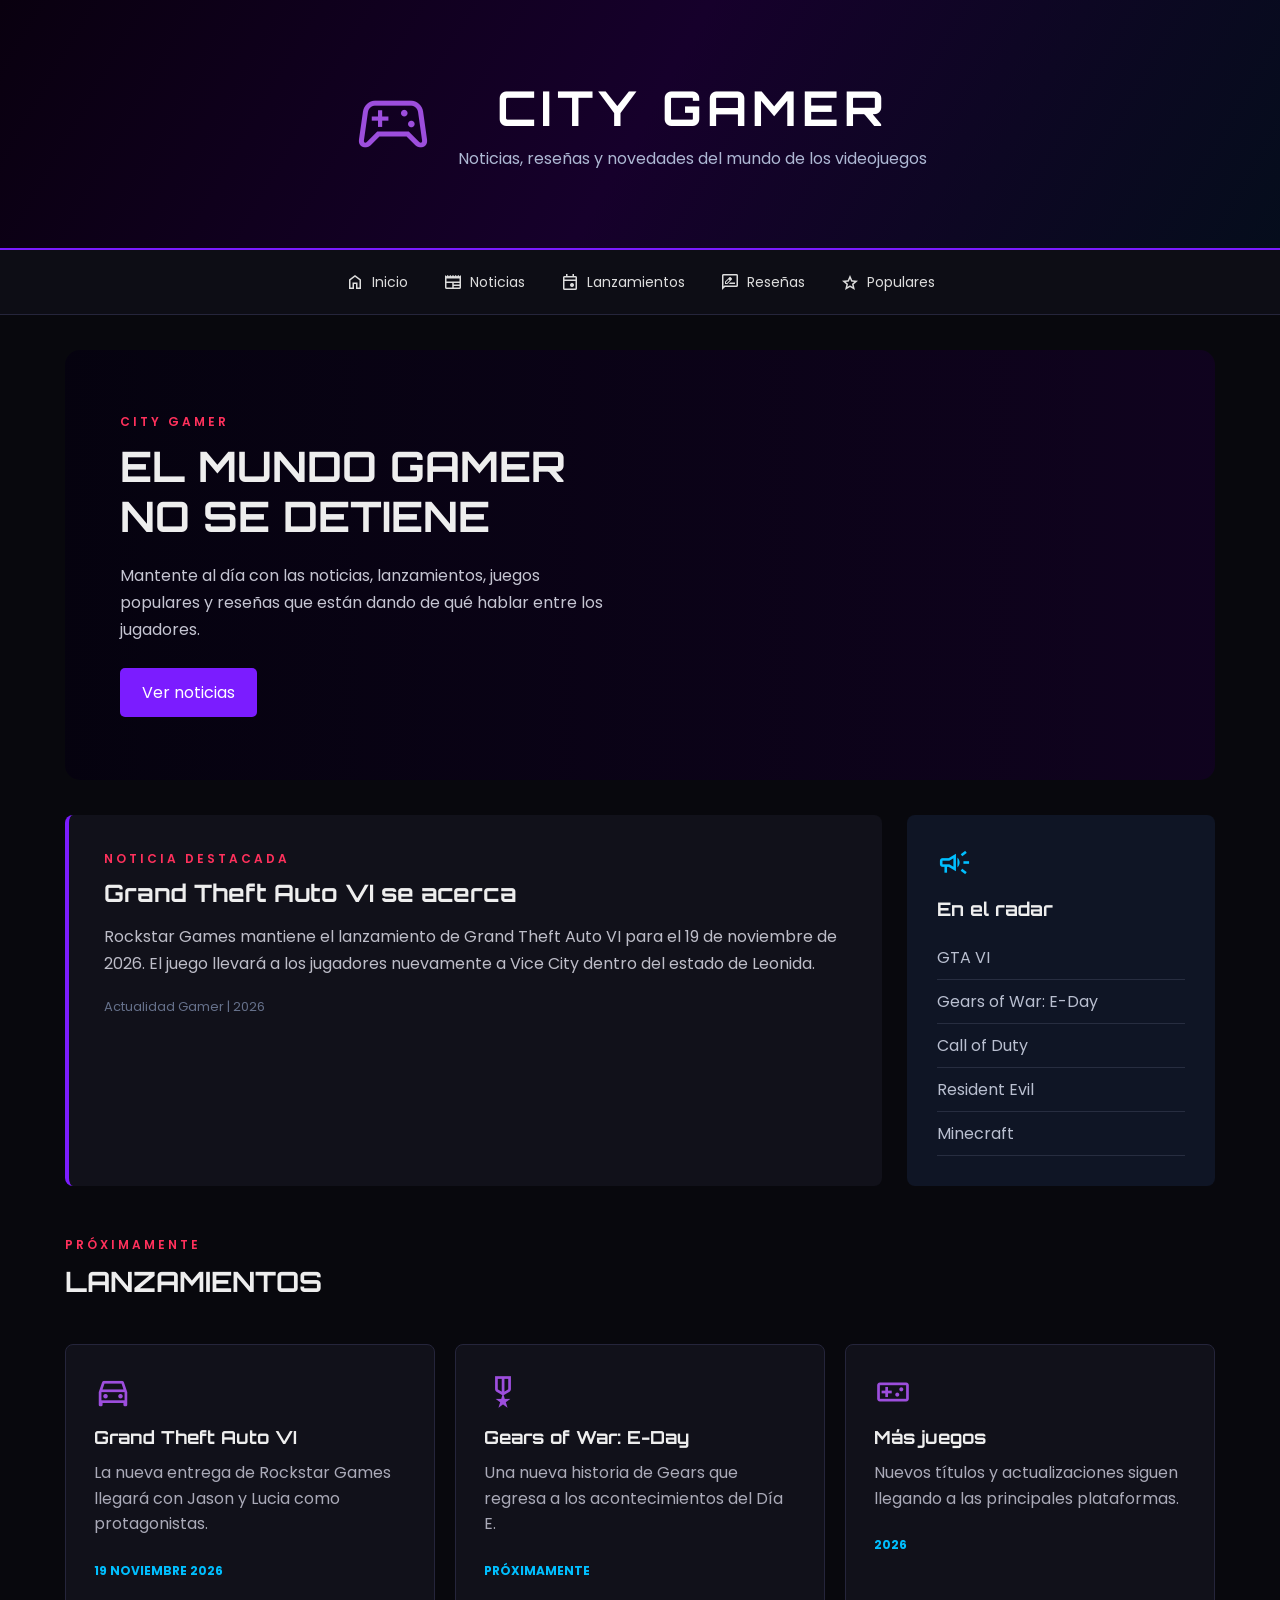
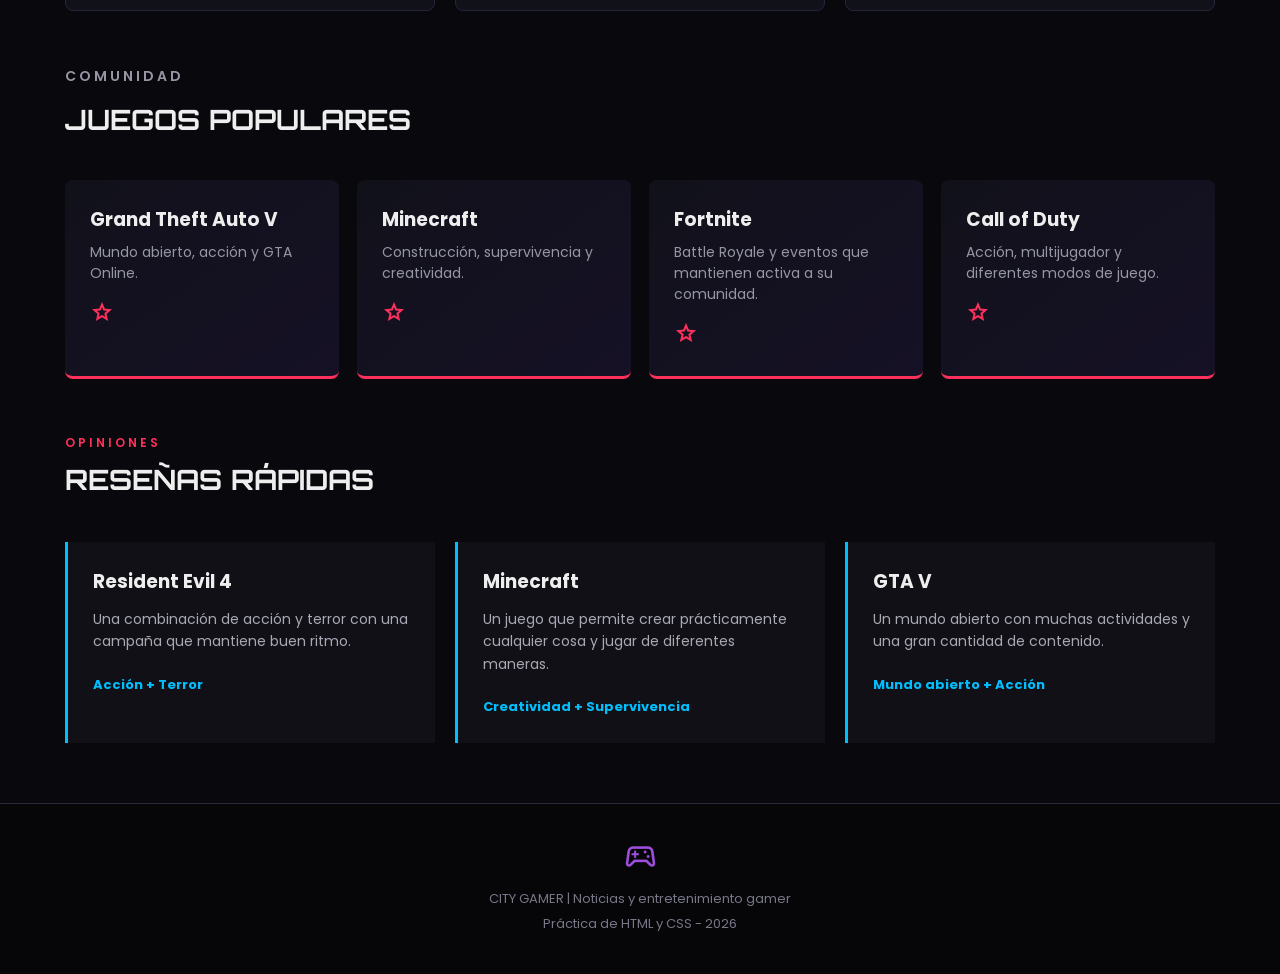
<file: INDEX.HTML>
<!DOCTYPE html>
<html lang="es">

<head>
    <meta charset="UTF-8">
    <meta name="viewport" content="width=device-width, initial-scale=1.0">

    <meta name="author" content="Ricardo Anguiano">
    <meta name="description" content="City Gamer - Noticias y reseñas de videojuegos">

    <title>City Gamer | Noticias Gamer</title>

    <!-- Google Fonts -->
    <link rel="preconnect" href="https://fonts.googleapis.com">
    <link rel="preconnect" href="https://fonts.gstatic.com" crossorigin>

    <link href="https://fonts.googleapis.com/css2?family=Orbitron:wght@500;600;700&family=Poppins:wght@400;500;600&display=swap"
        rel="stylesheet">

    <!-- Google Symbols -->
    <link rel="stylesheet"
        href="https://fonts.googleapis.com/css2?family=Material+Symbols+Outlined">

    <!-- CSS -->
    <link rel="stylesheet" href="estilos.css">
</head>

<body>

    <!-- ENCABEZADO -->
    <header>

        <span class="material-symbols-outlined icono-principal">
            sports_esports
        </span>

        <section class="titulo">
            <h1>CITY GAMER</h1>
            <p>Noticias, reseñas y novedades del mundo de los videojuegos</p>
        </section>

    </header>


    <!-- MENÚ -->
    <nav>

        <a href="#inicio">
            <span class="material-symbols-outlined">home</span>
            Inicio
        </a>

        <a href="#noticias">
            <span class="material-symbols-outlined">newspaper</span>
            Noticias
        </a>

        <a href="#lanzamientos">
            <span class="material-symbols-outlined">event</span>
            Lanzamientos
        </a>

        <a href="#resenas">
            <span class="material-symbols-outlined">rate_review</span>
            Reseñas
        </a>

        <a href="#populares">
            <span class="material-symbols-outlined">star</span>
            Populares
        </a>

    </nav>


    <!-- CONTENIDO PRINCIPAL -->
    <main>

        <!-- PRESENTACIÓN -->
        <section id="inicio" class="presentacion">

            <article>

                <p class="etiqueta">CITY GAMER</p>

                <h2>EL MUNDO GAMER<br>NO SE DETIENE</h2>

                <p>
                    Mantente al día con las noticias, lanzamientos,
                    juegos populares y reseñas que están dando de qué
                    hablar entre los jugadores.
                </p>

                <a class="boton" href="#noticias">
                    Ver noticias
                </a>

            </article>

        </section>


        <!-- NOTICIAS -->
        <section id="noticias" class="contenido">

            <article class="principal">

                <p class="etiqueta">NOTICIA DESTACADA</p>

                <h2>Grand Theft Auto VI se acerca</h2>

                <p>
                    Rockstar Games mantiene el lanzamiento de
                    Grand Theft Auto VI para el 19 de noviembre de 2026.
                    El juego llevará a los jugadores nuevamente a
                    Vice City dentro del estado de Leonida.
                </p>

                <p class="fecha">
                    Actualidad Gamer | 2026
                </p>

            </article>


            <aside>

                <span class="material-symbols-outlined icono">
                    campaign
                </span>

                <h3>En el radar</h3>

                <ul>
                    <li>GTA VI</li>
                    <li>Gears of War: E-Day</li>
                    <li>Call of Duty</li>
                    <li>Resident Evil</li>
                    <li>Minecraft</li>
                </ul>

            </aside>

        </section>


        <!-- LANZAMIENTOS -->
        <section id="lanzamientos">

            <header class="titulo-seccion">
                <p class="etiqueta">PRÓXIMAMENTE</p>
                <h2>LANZAMIENTOS</h2>
            </header>


            <article class="tarjeta">

                <span class="material-symbols-outlined icono">
                    directions_car
                </span>

                <h3>Grand Theft Auto VI</h3>

                <p>
                    La nueva entrega de Rockstar Games
                    llegará con Jason y Lucia como protagonistas.
                </p>

                <strong>19 NOVIEMBRE 2026</strong>

            </article>


            <article class="tarjeta">

                <span class="material-symbols-outlined icono">
                    military_tech
                </span>

                <h3>Gears of War: E-Day</h3>

                <p>
                    Una nueva historia de Gears que regresa
                    a los acontecimientos del Día E.
                </p>

                <strong>PRÓXIMAMENTE</strong>

            </article>


            <article class="tarjeta">

                <span class="material-symbols-outlined icono">
                    videogame_asset
                </span>

                <h3>Más juegos</h3>

                <p>
                    Nuevos títulos y actualizaciones siguen
                    llegando a las principales plataformas.
                </p>

                <strong>2026</strong>

            </article>

        </section>


        <!-- JUEGOS POPULARES -->
        <section id="populares" class="populares">

            <header class="titulo-seccion">
                <p class="etiqueta">COMUNIDAD</p>
                <h2>JUEGOS POPULARES</h2>
            </header>


            <article>

                <h3>Grand Theft Auto V</h3>

                <p>
                    Mundo abierto, acción y GTA Online.
                </p>

                <span class="material-symbols-outlined">
                    star
                </span>

            </article>


            <article>

                <h3>Minecraft</h3>

                <p>
                    Construcción, supervivencia y creatividad.
                </p>

                <span class="material-symbols-outlined">
                    star
                </span>

            </article>


            <article>

                <h3>Fortnite</h3>

                <p>
                    Battle Royale y eventos que mantienen
                    activa a su comunidad.
                </p>

                <span class="material-symbols-outlined">
                    star
                </span>

            </article>


            <article>

                <h3>Call of Duty</h3>

                <p>
                    Acción, multijugador y diferentes
                    modos de juego.
                </p>

                <span class="material-symbols-outlined">
                    star
                </span>

            </article>

        </section>


        <!-- RESEÑAS -->
        <section id="resenas">

            <header class="titulo-seccion">
                <p class="etiqueta">OPINIONES</p>
                <h2>RESEÑAS RÁPIDAS</h2>
            </header>


            <article class="resena">

                <h3>Resident Evil 4</h3>

                <p>
                    Una combinación de acción y terror con
                    una campaña que mantiene buen ritmo.
                </p>

                <strong>Acción + Terror</strong>

            </article>


            <article class="resena">

                <h3>Minecraft</h3>

                <p>
                    Un juego que permite crear prácticamente
                    cualquier cosa y jugar de diferentes maneras.
                </p>

                <strong>Creatividad + Supervivencia</strong>

            </article>


            <article class="resena">

                <h3>GTA V</h3>

                <p>
                    Un mundo abierto con muchas actividades
                    y una gran cantidad de contenido.
                </p>

                <strong>Mundo abierto + Acción</strong>

            </article>

        </section>

    </main>


    <!-- PIE DE PÁGINA -->
    <footer>

        <span class="material-symbols-outlined">
            sports_esports
        </span>

        <p>
            CITY GAMER | Noticias y entretenimiento gamer
        </p>

        <p>
            Práctica de HTML y CSS - 2026
        </p>

    </footer>

</body>

</html>
</file>
<file: estilos.css>
* {
    box-sizing: border-box;
    margin: 0;
    padding: 0;
}

html {
    scroll-behavior: smooth;
}

body {
    background-color: #08080d;
    color: #eeeeee;
    font-family: "Poppins", sans-serif;
}


/* HEADER */

body > header {
    min-height: 250px;
    background:
        linear-gradient(120deg, #09000f, #16002b, #050d1c);
    display: flex;
    align-items: center;
    justify-content: center;
    gap: 25px;
    text-align: center;
    border-bottom: 2px solid #7b1cff;
}

.icono-principal {
    font-size: 80px;
    color: #9d4edd;
}

.titulo h1 {
    font-family: "Orbitron", sans-serif;
    font-size: 48px;
    letter-spacing: 5px;
    color: #ffffff;
}

.titulo p {
    color: #aeb8d4;
    margin-top: 8px;
}


/* MENÚ */

nav {
    background-color: #0d0d15;
    min-height: 65px;
    display: flex;
    justify-content: center;
    align-items: center;
    gap: 35px;
    border-bottom: 1px solid #25253b;
    position: sticky;
    top: 0;
    z-index: 10;
}

nav a {
    color: #dddddd;
    text-decoration: none;
    display: flex;
    align-items: center;
    gap: 7px;
    font-size: 14px;
    transition: 0.3s;
}

nav a:hover {
    color: #00bfff;
}

nav .material-symbols-outlined {
    font-size: 20px;
}


/* CONTENEDOR */

main {
    width: 90%;
    max-width: 1150px;
    margin: auto;
}


/* PRESENTACIÓN */

.presentacion {
    min-height: 430px;
    margin: 35px 0;
    display: flex;
    align-items: center;

    background:
        linear-gradient(90deg, rgba(5, 2, 15, 0.95), rgba(20, 0, 40, 0.65)),
        url("https://images.unsplash.com/photo-1542751371-adc38448a05e?auto=format&fit=crop&w=1600&q=80");

    background-size: cover;
    background-position: center;
    border-radius: 15px;
    overflow: hidden;
}

.presentacion article {
    width: 600px;
    padding: 55px;
}

.etiqueta {
    color: #ff315c;
    font-size: 12px;
    font-weight: 600;
    letter-spacing: 3px;
    margin-bottom: 10px;
}

.presentacion h2 {
    font-family: "Orbitron", sans-serif;
    font-size: 42px;
    line-height: 1.2;
    margin-bottom: 20px;
}

.presentacion p:not(.etiqueta) {
    color: #c5c5d2;
    line-height: 1.7;
    margin-bottom: 25px;
}

.boton {
    display: inline-block;
    background-color: #7b1cff;
    color: white;
    text-decoration: none;
    padding: 12px 22px;
    border-radius: 5px;
    transition: 0.3s;
}

.boton:hover {
    background-color: #00a8ff;
}


/* NOTICIAS */

.contenido {
    display: flex;
    gap: 25px;
    margin-bottom: 50px;
}

.principal {
    flex: 3;
    padding: 35px;
    background-color: #11111a;
    border-left: 4px solid #7b1cff;
    border-radius: 8px;
}

.principal h2 {
    font-family: "Orbitron", sans-serif;
    margin-bottom: 15px;
}

.principal p:not(.etiqueta):not(.fecha) {
    color: #bdbdc8;
    line-height: 1.7;
}

.fecha {
    color: #65708a;
    font-size: 13px;
    margin-top: 20px;
}

aside {
    flex: 1;
    padding: 30px;
    background-color: #0f1525;
    border-radius: 8px;
}

aside .icono {
    color: #00bfff;
    font-size: 35px;
}

aside h3 {
    font-family: "Orbitron", sans-serif;
    margin: 10px 0 15px;
}

aside ul {
    list-style: none;
}

aside li {
    padding: 9px 0;
    color: #b9bfd0;
    border-bottom: 1px solid #272d40;
}


/* TÍTULOS */

.titulo-seccion {
    width: 100%;
    margin-bottom: 25px;
}

.titulo-seccion h2 {
    font-family: "Orbitron", sans-serif;
    font-size: 28px;
}


/* LANZAMIENTOS */

#lanzamientos {
    display: flex;
    flex-wrap: wrap;
    gap: 20px;
    margin-bottom: 55px;
}

#lanzamientos .titulo-seccion {
    flex-basis: 100%;
}

.tarjeta {
    flex: 1;
    min-width: 250px;
    padding: 28px;
    background-color: #11111a;
    border: 1px solid #25253b;
    border-radius: 8px;
    transition: 0.3s;
}

.tarjeta:hover {
    transform: translateY(-5px);
    border-color: #7b1cff;
}

.tarjeta .icono {
    font-size: 38px;
    color: #9d4edd;
    margin-bottom: 15px;
}

.tarjeta h3 {
    font-family: "Orbitron", sans-serif;
    font-size: 18px;
    margin-bottom: 12px;
}

.tarjeta p {
    color: #aaaab8;
    line-height: 1.6;
    margin-bottom: 20px;
}

.tarjeta strong {
    color: #00bfff;
    font-size: 12px;
}


/* POPULARES */

.populares {
    display: flex;
    flex-wrap: wrap;
    gap: 18px;
    margin-bottom: 55px;
}

.populares .titulo-seccion {
    flex-basis: 100%;
}

.populares article {
    flex: 1;
    min-width: 200px;
    padding: 25px;
    background: linear-gradient(145deg, #11111a, #161126);
    border-radius: 8px;
    border-bottom: 3px solid #ff315c;
}

.populares h3 {
    margin-bottom: 8px;
}

.populares p {
    color: #9696a5;
    font-size: 14px;
    margin-bottom: 15px;
}

.populares .material-symbols-outlined {
    color: #ff315c;
}


/* RESEÑAS */

#resenas {
    display: flex;
    flex-wrap: wrap;
    gap: 20px;
    margin-bottom: 60px;
}

#resenas .titulo-seccion {
    flex-basis: 100%;
}

.resena {
    flex: 1;
    min-width: 250px;
    padding: 25px;
    background-color: #101016;
    border-left: 3px solid #00bfff;
}

.resena h3 {
    margin-bottom: 12px;
}

.resena p {
    color: #a9a9b5;
    font-size: 14px;
    line-height: 1.6;
    margin-bottom: 18px;
}

.resena strong {
    color: #00bfff;
    font-size: 13px;
}


/* FOOTER */

footer {
    background-color: #060609;
    border-top: 1px solid #29293b;
    text-align: center;
    padding: 35px 20px;
    color: #777788;
}

footer .material-symbols-outlined {
    color: #9d4edd;
    font-size: 35px;
    margin-bottom: 10px;
}

footer p {
    margin: 5px;
    font-size: 13px;
}


/* CELULAR */

@media (max-width: 750px) {

    body > header {
        flex-direction: column;
        padding: 35px 15px;
    }

    .titulo h1 {
        font-size: 34px;
    }

    nav {
        gap: 15px;
        padding: 12px;
        flex-wrap: wrap;
    }

    .presentacion article {
        width: 100%;
        padding: 30px;
    }

    .presentacion h2 {
        font-size: 30px;
    }

    .contenido {
        flex-direction: column;
    }

    .tarjeta,
    .populares article,
    .resena {
        flex-basis: 100%;
    }

}
</file>
